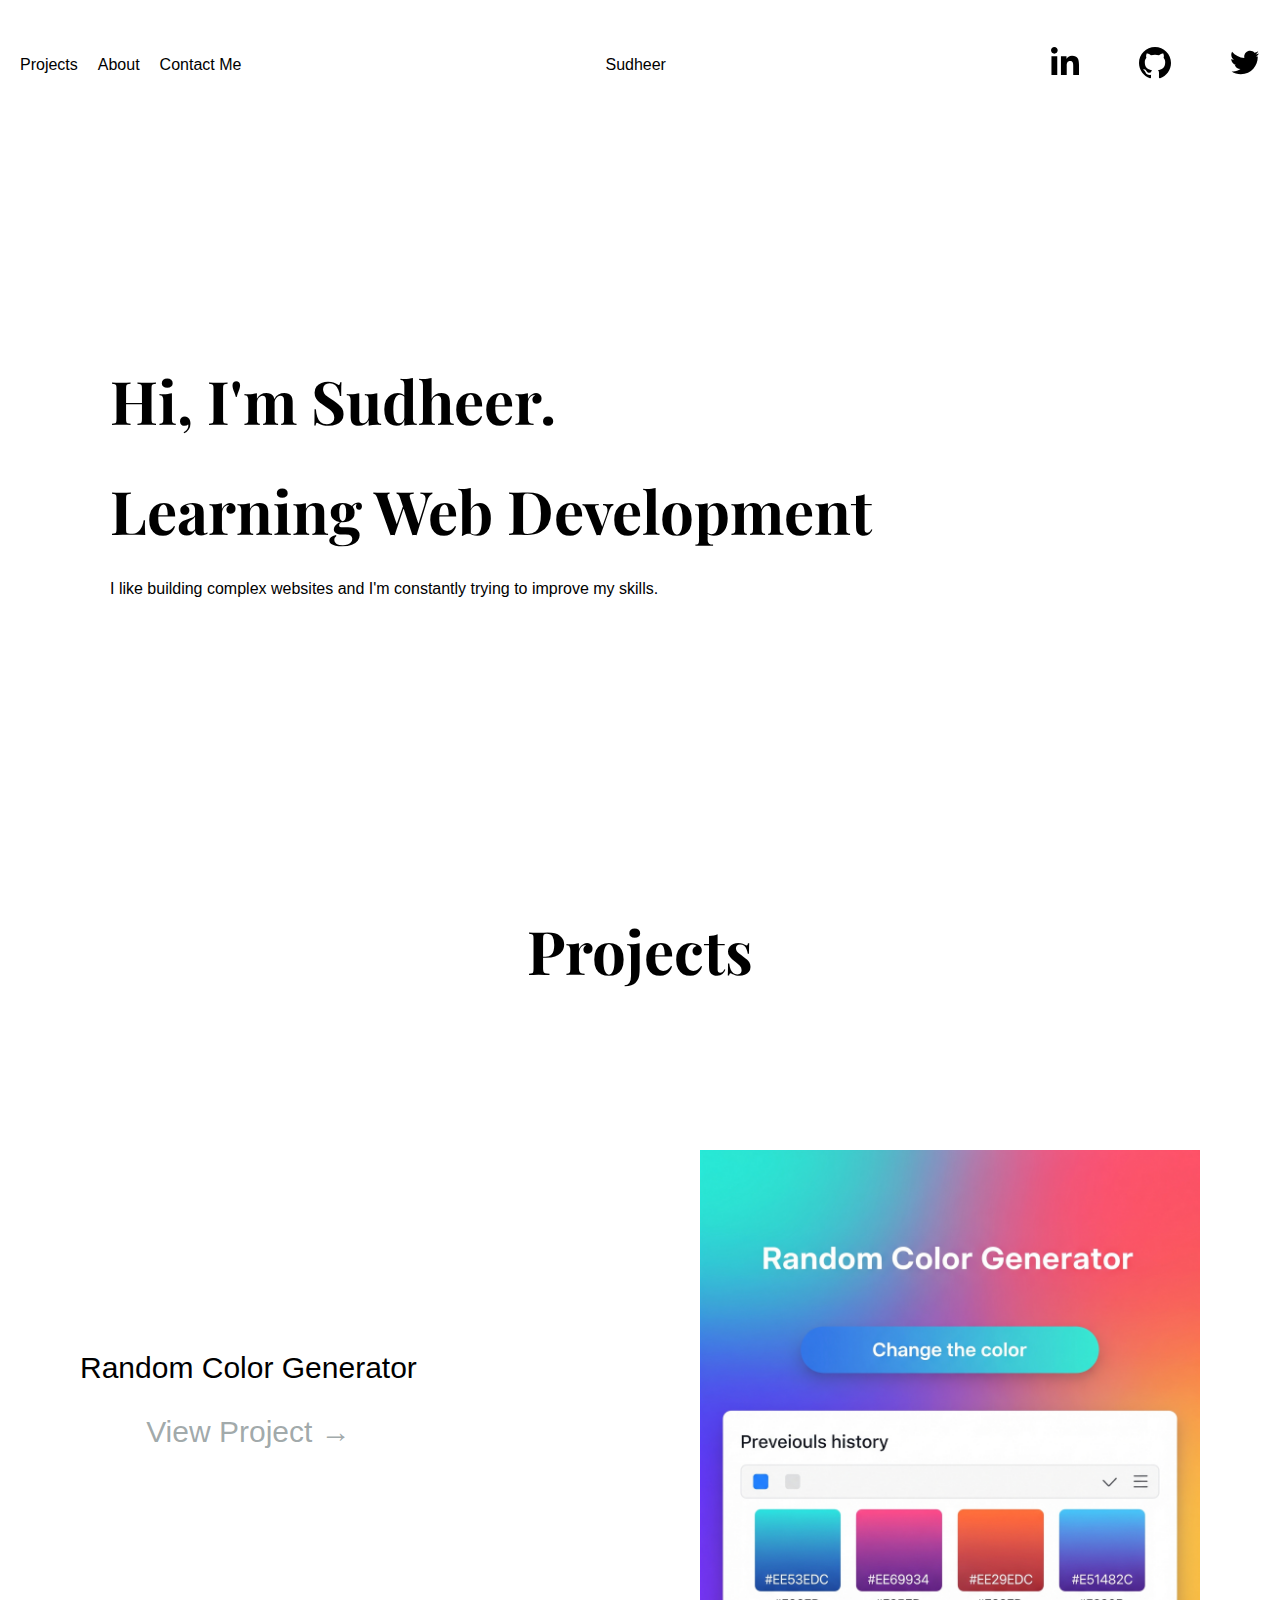
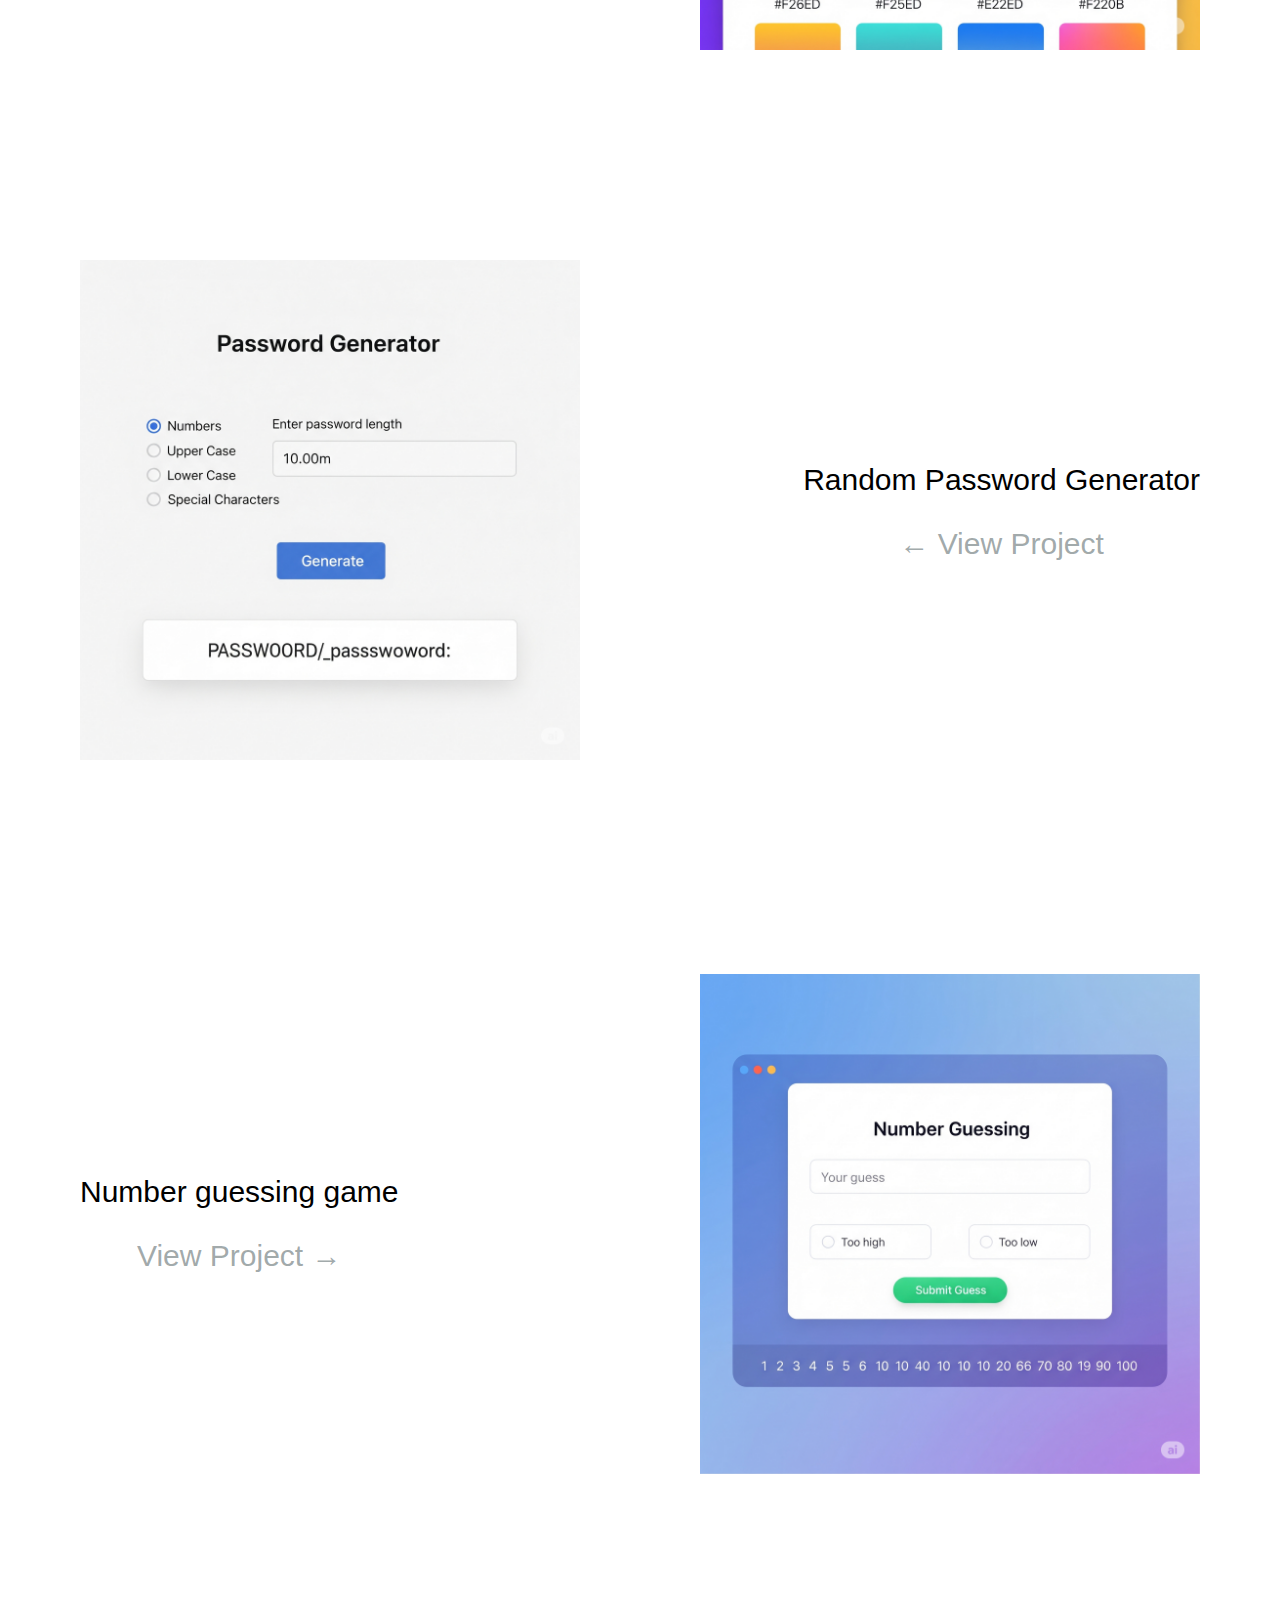
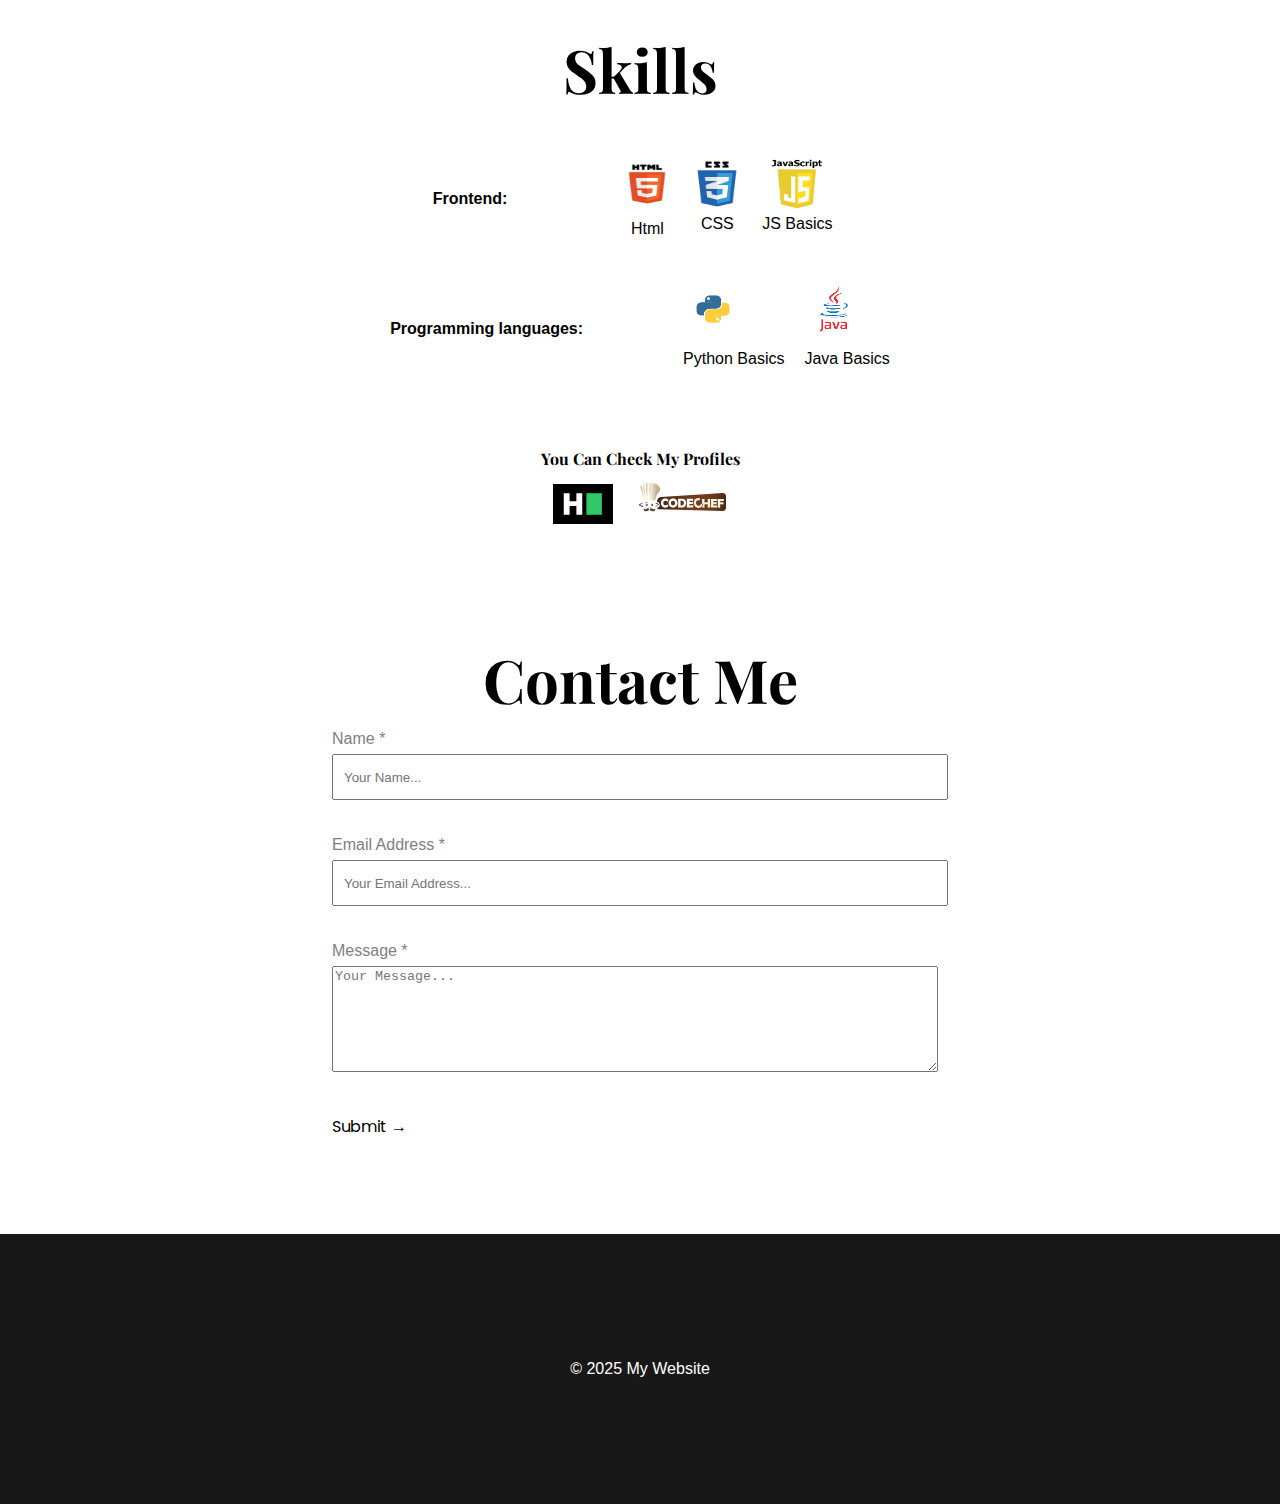
<file: index.html>
<!DOCTYPE html>
<html lang="en">
<head>
  <meta charset="UTF-8" />
  <meta name="viewport" content="width=device-width, initial-scale=1.0"/>
  <title>My Portfolio</title>
  <link rel="stylesheet" href="myportfolio.css">
  <link href="https://fonts.googleapis.com/css2?family=Playfair+Display&display=swap" rel="stylesheet">
  <link href="https://fonts.googleapis.com/css2?family=Roboto&display=swap" rel="stylesheet">
  <link href="https://fonts.googleapis.com/css2?family=Poppins:wght@700&display=swap" rel="stylesheet">


</head>
<body>
  <div id="overlay">
      <div id="first_div">
        <div>
          <a href="">HOME</a>
          <a href="">ABOUT</a>
          <a href="">CONTACT</a>
        </div>
      </div>
      <div id="bottom_div">
        <div>
          <a href="https://www.linkedin.com/in/siva-sai-sudheer-yelamarthi-1b020a2bb/" target="_blank">
            <svg xmlns="http://www.w3.org/2000/svg" width="32" height="32" viewBox="0 0 448 512">
              <path fill="white" d="M100.28 448H7.4V148.9h92.88zm-46.44-340c-29.5 
                0-53.28-24.3-53.28-54.2C.56 24.3 24.34 0 53.84 0s53.3 24.3 
                53.3 53.8-23.8 54.2-53.3 54.2zM447.9 
                448h-92.4V302.4c0-34.7-.7-79.2-48.2-79.2-48.3 0-55.7 
                37.7-55.7 76.6V448h-92.6V148.9h88.9v40.8h1.3c12.4-23.4 
                42.6-48.2 87.7-48.2 93.8 0 111.1 61.8 
                111.1 142.3V448z"/>
            </svg>
          </a>
        </div>
        <div>
          <a href="https://github.com/I-amSudheer" target="_blank">
            <svg xmlns="http://www.w3.org/2000/svg" width="32" height="32" viewBox="0 0 24 24" fill="white">
              <path d="M12 0C5.372 0 0 5.373 0 12c0 5.303 
              3.438 9.8 8.205 11.387.6.111.82-.261.82-.577 
              0-.285-.011-1.04-.017-2.04-3.338.726-4.042-1.61-4.042-1.61-.546-1.387-1.333-1.756-1.333-1.756-1.089-.745.083-.729.083-.729 
              1.205.084 1.838 1.237 1.838 1.237 1.07 1.834 2.809 1.304 
              3.495.997.108-.775.418-1.305.762-1.605-2.665-.305-5.467-1.334-5.467-5.931 
              0-1.31.469-2.381 1.235-3.221-.123-.303-.535-1.524.117-3.176 
              0 0 1.008-.322 3.301 1.23a11.51 11.51 0 0 1 3.003-.404 
              11.5 11.5 0 0 1 3.003.404c2.291-1.552 
              3.297-1.23 3.297-1.23.653 1.653.241 2.874.119 
              3.176.77.84 1.233 1.911 1.233 3.221 
              0 4.609-2.807 5.624-5.479 5.921.43.371.823 1.102.823 
              2.222 0 1.606-.015 2.898-.015 3.293 
              0 .319.218.694.825.576C20.565 21.796 24 17.299 
              24 12c0-6.627-5.373-12-12-12z"/>
            </svg>
          </a>
        </div>
        <div>
          <a href="https://x.com/sivasaisudheer2?t=3Uj8miDd7vULOPEW_-n1ew&s=08" target="_blank">
            <svg xmlns="http://www.w3.org/2000/svg" width="32" height="32" viewBox="0 0 512 512">
              <path fill="white" d="M459.4 151.7c.3 4.1.3 8.2.3 12.3 0 126.1-95.9 271.4-271.4 
                271.4-54 0-104.3-15.8-146.5-42.7 7.6.9 
                15.2 1.2 23.1 1.2 44.7 0 85.8-15.2 
                118.4-40.7-41.9-.9-77.3-28.3-89.5-66.3 
                5.9.9 11.8 1.5 18 .9-43.8-8.8-76.6-47.5-76.6-94.1 
                0-.3 0-.5 0-.8 12.9 7.2 27.7 11.5 
                43.5 12-25.7-17.2-42.6-46.5-42.6-79.9 
                0-17.6 4.7-33.9 12.9-48 47.1 
                57.6 117.5 95.5 196.7 99.5-1.5-7-2.3-14.3-2.3-21.5 
                0-52.4 42.5-95 95-95 27.3 0 52 11.5 
                69.3 30.2 21.5-4.1 41.6-12.1 
                59.7-23-7 21.8-21.8 40.2-41.2 
                51.8 19.1-2.3 37.3-7.2 54.2-14.3-12.6 
                18.9-28.3 35.5-46.6 48.9z"/>
            </svg>
          </a>
        </div>
      </div>
      <div id="back">
        <div id="first"></div>
        <div id="second"></div>
      </div>
    </div>
  <header id="top">
    <!-- top left section -->
    <section id="left_sec">
        <a onclick="showCase('Projects')" href="">Projects</a>
        <a onclick="showCase('About')" href="">About</a>
        <a onclick="showCase('Contact')" href="">Contact Me</a>
    </section>
    <!-- top middle section -->
    <section id="middle">
        <p id="name">Sudheer</p>
    </section>
    <!-- top right section -->
    <section id="right_sec">
        <div>
          <a href="https://www.linkedin.com/in/siva-sai-sudheer-yelamarthi-1b020a2bb/" target="_blank">
            <svg xmlns="http://www.w3.org/2000/svg" width="32" height="32" viewBox="0 0 448 512">
              <path fill="black" d="M100.28 448H7.4V148.9h92.88zm-46.44-340c-29.5 
                0-53.28-24.3-53.28-54.2C.56 24.3 24.34 0 53.84 0s53.3 24.3 
                53.3 53.8-23.8 54.2-53.3 54.2zM447.9 
                448h-92.4V302.4c0-34.7-.7-79.2-48.2-79.2-48.3 0-55.7 
                37.7-55.7 76.6V448h-92.6V148.9h88.9v40.8h1.3c12.4-23.4 
                42.6-48.2 87.7-48.2 93.8 0 111.1 61.8 
                111.1 142.3V448z"/>
            </svg>
          </a>
        </div>
        <div>
          <a href="https://github.com/I-amSudheer" target="_blank">
            <svg xmlns="http://www.w3.org/2000/svg" width="32" height="32" viewBox="0 0 24 24" fill="black">
              <path d="M12 0C5.372 0 0 5.373 0 12c0 5.303 
              3.438 9.8 8.205 11.387.6.111.82-.261.82-.577 
              0-.285-.011-1.04-.017-2.04-3.338.726-4.042-1.61-4.042-1.61-.546-1.387-1.333-1.756-1.333-1.756-1.089-.745.083-.729.083-.729 
              1.205.084 1.838 1.237 1.838 1.237 1.07 1.834 2.809 1.304 
              3.495.997.108-.775.418-1.305.762-1.605-2.665-.305-5.467-1.334-5.467-5.931 
              0-1.31.469-2.381 1.235-3.221-.123-.303-.535-1.524.117-3.176 
              0 0 1.008-.322 3.301 1.23a11.51 11.51 0 0 1 3.003-.404 
              11.5 11.5 0 0 1 3.003.404c2.291-1.552 
              3.297-1.23 3.297-1.23.653 1.653.241 2.874.119 
              3.176.77.84 1.233 1.911 1.233 3.221 
              0 4.609-2.807 5.624-5.479 5.921.43.371.823 1.102.823 
              2.222 0 1.606-.015 2.898-.015 3.293 
              0 .319.218.694.825.576C20.565 21.796 24 17.299 
              24 12c0-6.627-5.373-12-12-12z"/>
            </svg>
          </a>
        </div>
        <div>
          <a href="https://x.com/sivasaisudheer2?t=3Uj8miDd7vULOPEW_-n1ew&s=08" target="_blank">
            <svg xmlns="http://www.w3.org/2000/svg" width="32" height="32" viewBox="0 0 512 512">
              <path fill="black" d="M459.4 151.7c.3 4.1.3 8.2.3 12.3 0 126.1-95.9 271.4-271.4 
                271.4-54 0-104.3-15.8-146.5-42.7 7.6.9 
                15.2 1.2 23.1 1.2 44.7 0 85.8-15.2 
                118.4-40.7-41.9-.9-77.3-28.3-89.5-66.3 
                5.9.9 11.8 1.5 18 .9-43.8-8.8-76.6-47.5-76.6-94.1 
                0-.3 0-.5 0-.8 12.9 7.2 27.7 11.5 
                43.5 12-25.7-17.2-42.6-46.5-42.6-79.9 
                0-17.6 4.7-33.9 12.9-48 47.1 
                57.6 117.5 95.5 196.7 99.5-1.5-7-2.3-14.3-2.3-21.5 
                0-52.4 42.5-95 95-95 27.3 0 52 11.5 
                69.3 30.2 21.5-4.1 41.6-12.1 
                59.7-23-7 21.8-21.8 40.2-41.2 
                51.8 19.1-2.3 37.3-7.2 54.2-14.3-12.6 
                18.9-28.3 35.5-46.6 48.9z"/>
            </svg>
          </a>
        </div>
    </section>
    <section id="sandwitch">
      <div id="one"></div>
      <div id="two"></div>
      <div id="three"></div>
    </section>
  </header>
  <main>
    <section id="About">
      <div>
        <h1 id="main_name">Hi, I'm Sudheer.</h1>
        <h1>Learning Web Development</h1>
        <p>I like building complex websites and I'm constantly trying to improve my skills.</p>
      </div>
    </section>
    <section id="Projects" >
      <div id="pro_heading">
        <h1>Projects</h1>
      </div>
      <div id="first_pro">
        <div id="first_info">
          <p>Random Color Generator</p>
          <a href="https://i-amsudheer.github.io/Random_color_generator/">View Project →</a>
        </div>
        <div id="image">
          <img src="Imges/ran_color.png" alt="">
        </div>
      </div>
      
      <div id="second_pro">
        <div id="imag">
          <img src="Imges/pass_gen.png" alt="">
        </div>
        <div id="second_info">
          <p>Random Password Generator</p>
          <a href="https://i-amsudheer.github.io/Password-Generator/">← View Project</a>
        </div>
      </div>
      <div id="third_pro">
        <div id="third_info">
          <p>Number guessing game</p>
          <a href="">View Project →</a>
        </div>
        <div id="image">
          <img src="Imges/number guess.png" alt="">
        </div>
      </div>
    </section>
    <section id="Skills" >
      <h1 style="margin-bottom: 70px;">Skills</h1>
      <div id="Frontend">
        <div style="display: flex; flex-direction:column; align-items: center;">
          <b>Frontend:</b>
        </div>
        <div style="display: flex;  align-items: center;">
          <div style="display: flex; flex-direction:column; align-items: center;">
            <img style="width: 80px; height: 60px;" src="Imges/html.webp" alt="">
            <p>Html</p>
          </div>
          <div style="display: flex; flex-direction:column; align-items: center;">
            <img src="Imges/css.png" alt="">
            <p>CSS</p>
          </div>
          <div style="display: flex; flex-direction:column; align-items: center;">
            <img style="width: 100px;" src="Imges/js.png" alt="">
            <p>JS Basics</p>
          </div>
        </div>
      </div>
      <div id="Programming">
        <div style="display: flex; flex-direction:column; align-items: center;">
          <b>Programming languages:</b>
        </div>
        <div style="display: flex; gap: 20px; justify-content: center;">
          <div>
            <img src="Imges/python.png" alt="">
            <p>Python Basics</p>
          </div>
          <div>
            <img src="Imges/java.png" alt="">
            <p>Java Basics</p>
          </div>
        </div>
      </div>
      <h4>You Can Check My Profiles</h4>
      <div>
        <a href="https://www.hackerrank.com/profile/yalmarthisivasa1" target="_blank">
         <img style="background-color: black; height: 40px; margin-right: 20px;" src="Imges/hackerrank.svg" alt="">
        </a>
        <a href="https://www.codechef.com/users/sudheer_y" target="_blank">
         <img style="width: 90px;" src="Imges/codechef.svg" alt="">
        </a> 
      </div>
    </section>
    <!-- <section id="Education" >
      <h1>Education</h1>
      <table>
        <tr>
          <th>Location</th>
          <th>Year</th>
        </tr>
        <tr>
          <td>Tenali, Guntur</td>
          <td>2023-2027</td>
        </tr>
      </table>
    </section> -->
    <section id="Contact" >
      <div style="display: flex; justify-content: center;">
        <h1>Contact Me</h1>
      </div>
      <div>

        <label for="">Name *</label><br>
        <input  type="text" placeholder="Your Name..."><br>
        <label for="">Email Address *</label><br>
        <input type="email" placeholder="Your Email Address..."><br>
        <label for="">Message *</label><br>
        <textarea type="text" placeholder="Your Message..." ></textarea>
        <p style="margin-top: 30px;font-family: 'Poppins',sans-serif;">Submit →</p>
      </div>
    </section>
    <section id="Footer">
      <p>&copy; 2025 My Website</p>
    </section>
    <div>
      
    </div>
  </main>
  <script src="myportofolio.js">
  </script>
</body>
</html>
</file>
<file: myportfolio.css>
/* Your other CSS rules start here */
*{
    margin: 0;
}
body{
    font-family: 'Helvetica Neue', Helvetica, Arial, sans-serif;

}
/* header */

header{
    background-color: rgb(255, 255, 255);
    display: flex;
    align-items: center;
    flex-direction: row;
    width: 100%;
    height: 60px;
    padding-top: 30px;
}
#left_sec{
    margin-left: 10px;
    display: flex;
    flex-direction:row;
    align-items: center;
    gap:20px;
    padding-left: 10px;
}

#left_sec a{
    text-decoration: none;
    color: black;
}
#my_photo img{
    width: 40px;
    border-radius: 40px;
}
#middle{
    display: flex;
    align-items: center;
    flex: 1;
    gap: 20px;
    margin:0  30px 0 30px;
    justify-content: center;
}
#right_sec{
    display: flex;
    flex-direction: row;
    align-items: center;
    gap: 20px;
    flex:1;
    justify-content: space-around;
    max-width: 250px;
}
#right_sec img{
    width: 30px;
}
@media (max-width: 773px) {
    #left_sec, #right_sec{
       display: None;
    }
    #top{
        height: 60px;
        display: flex;
        /* justify-content: center; */
    }
    #one, #two, #three{
        background-color: black;
        width: 23px;
        height: 2px;
    }
    #sandwitch{
        display: flex;
        flex-direction: column;
        gap: 6px;
        position: absolute;
        right:30px;
    }
    #About{
        height: 60vh;
        margin: 10px;
        padding-top: 250px;
        padding-left: 50px;
    }
    img{
        width: 350px;
        height: 350px;
    }
    #first_pro, #third_pro{
        display: flex;
        flex-direction:column-reverse;
        align-items: center;
        gap: 30px;
        margin-top: 30px;
    }
    #second_pro, #Skills{
        display: flex;
        flex-direction:column;
        align-items: center;
        gap: 30px;
        margin-top: 30px;
    }
    #Frontend, #Programming{
        display: flex;
        flex-direction: column;
        gap: 40px;
    }
    input{
        display: flex;
        height: 40px;
        padding-left: 10px;
        width: 50%;
        min-width: 300px;
    }
    textarea{
        height: 100px;
        width: 300px;
    }
}
@media (min-width:773px){
    #top{
        height: 70px;
        display: flex;
        justify-content:space-evenly;
        gap: auto;
    } 
    #About{
    height: 60vh;
    margin: 10px;
    padding-top: 250px;
    padding-left: 100px;
    }
    img{
        width: 500px;
        height: 500px;
    }
    #first_pro, #second_pro, #third_pro{
        display: flex;
        justify-content: space-between;
        gap: 40px;
        padding: 80px;
    }
    #first_info, #second_info, #third_info{
        display: flex;
        flex-direction: column;
        align-items: center;
        justify-content: center;
        gap: 30px;
        font-size: 30px;
    }
    h1{
        font-size:60px;
    }
    #image{
        display: flex;
        justify-content: center;
        margin-left: 40px;
    }
    #Skills{
        display: flex;
        flex-direction: column;
        align-items: center;
    }
    #Frontend, #Programming{
        display: flex;
        justify-content: center;
        align-items: center;
        gap: 100px;
        margin-bottom: 40px;
    }
  
    input{
        display: flex;
        height: 40px;
        padding-left: 10px;
        width: 50%;
        min-width: 600px;
    }
    textarea{
        height: 100px;
        width: 600px;
    }
}
/* overlay */
#overlay{
    height: 100%;
    width: 0;
    position: fixed;
    top: 0;
    left: 0;
    background-color: rgba(0, 0, 0, 1);
    overflow-x: hidden;
    transition: 0.5s;
    z-index: 999;
    display: flex;
    justify-content: center;
    align-items: center;
    flex-direction: column;
}

#first_div div{
    display: flex;
    flex-direction: column;
    gap: 20px;
}
#first_div{
    position: absolute;
    top: 40px;
    text-align: center;
}
#first_div a{
    text-decoration: none;
    color: white;
}
#bottom_div{
    position: absolute;
    bottom: 0;
    width: 100%;
    height: 80px;
    display: flex;
    justify-content: center;
    align-items: center;
    gap: 30px;
   border-top: 1px solid rgb(39, 39, 39);
}
#back{
    position: absolute;
    top: 30px;
    right: 30px;
}
#first, #second{
    width: 22px;
    background-color: rgb(216, 216, 216);
    height: 2px;
}
#first{
    transform: rotate(45deg);
    top: 0;
}
#second{
    transform: rotate(-45deg);
    position: absolute;
    top: 0;
    
}

/* main */
/* section{
    display: none;
    }
    section.active{
        display: block;
        } */


h1{
    font-family: 'Playfair Display', serif;
    font-weight: bold;
    margin-bottom: 30px;
}
h4{
    font-family: 'Playfair Display', serif;
    font-weight: bold;
}
/* Projects */
#pro_heading{
    text-align: center;
}
#Projects{
    display: flex;
    flex-direction: column;
    gap: 50px;
}
a{
    text-decoration: none;
    color: rgba(100, 113, 115, 0.611);
}

/* Skills */
#Skills, #Education{
    margin: 100px;
    line-height: 30px;
}
#Skills img{
    width: 60px;
    height: 50px;
}
h4{
    margin-top: 30px;
}
/* Education */
#Education{
    height: 50vh;
}
/* contact */
#Contact{
    height: 60vh;
    display: flex;
    flex-direction: column;
    align-items: center;
    line-height: 30px;
    padding: 30px;
}

label{
    color: gray;
}
/*  footer */
#Footer{
    height: 30vh;
    background-color: rgb(25, 24, 24);
    color: white;
    display: flex;
    justify-content: center;
    align-items: center;
}
</file>
